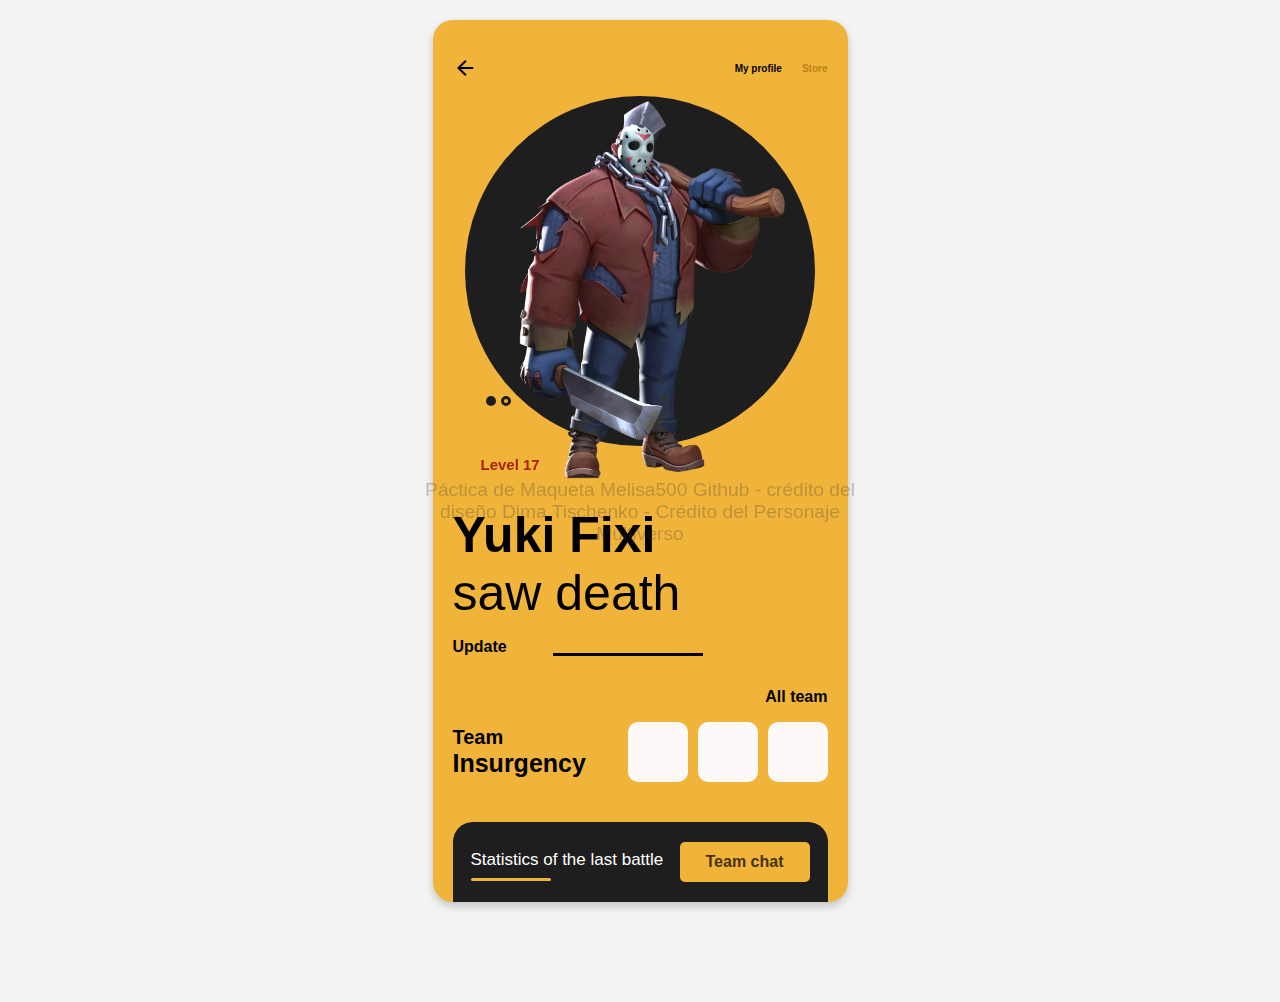
<file: index.html>
<!DOCTYPE html>
<html lang="en">
<head>
    <meta charset="UTF-8">
    <meta name="viewport" content="width=device-width, initial-scale=1.0">
    <title>Character Card</title>
    <link rel="stylesheet" href="styles.css">
    <link rel="stylesheet" href="https://fonts.googleapis.com/css2?family=Material+Symbols+Outlined:opsz,wght,FILL,GRAD@24,400,0,0">
</head>
<body>
    <div class="card">
        <p class="credits">Páctica de Maqueta Melisa500 Github - crédito del diseño Dima Tischenko - Crédito del Personaje Multiverso</p>
        <menu class="card__menu">
            <span class="card__menu-icon material-symbols-outlined">arrow_back</span>
            <nav class="card__nav">
                <ul class="card__list">
                    <li class="card__item card__item--active">My profile</li>
                    <li class="card__item">Store</li>
                </ul>
            </nav>
        </menu>
        <section class="card__profile">
            <div class="card__view">
                <div class="card__view-item card__view-item--active"></div>
                <div class="card__view-item"></div>
            </div>
            <div class="card__image">
                <img src="./assests/jason-lg.jpg" alt="perfil">
            </div>
            <div class="card__details">
                <div class="card__level">Level 17</div>
            </div>
        </section>
        <section class="card__character">
            <div class="card__character-data">
                <p class="card__character-name">Yuki Fixi</p>
                <p class="card__character-status">saw death</p>
            </div>
            <div class="card__update">
                <p class="card__update-text">Update</p>
                <p class="card__update-line"></p>
            </div>
        </section>
        <section class="card__team">
            <p class="card__team-title">All team</p>
            <div class="card__team-container">
                <div class="card__team-info">
                    <p class="card__team-info-title">Team</p>
                    <p class="card__team-info-name">Insurgency</p>
                </div>
                <div class="card__team-images">
                    <!-- img *3 -->
                    <div class="card__team-characters"></div>
                    <div class="card__team-characters"></div>
                    <div class="card__team-characters"></div>
                </div>
            </div>
        </section>
        <footer class="card__footer">
            <div class="card__stats">
                <p class="card__stats-title">Statistics of the last battle</p>
                <div class="card__stats-graph"></div>
            </div>
            <button class="card__button">Team chat</button>
        </footer>
    </div>
</body>
</html>
</file>
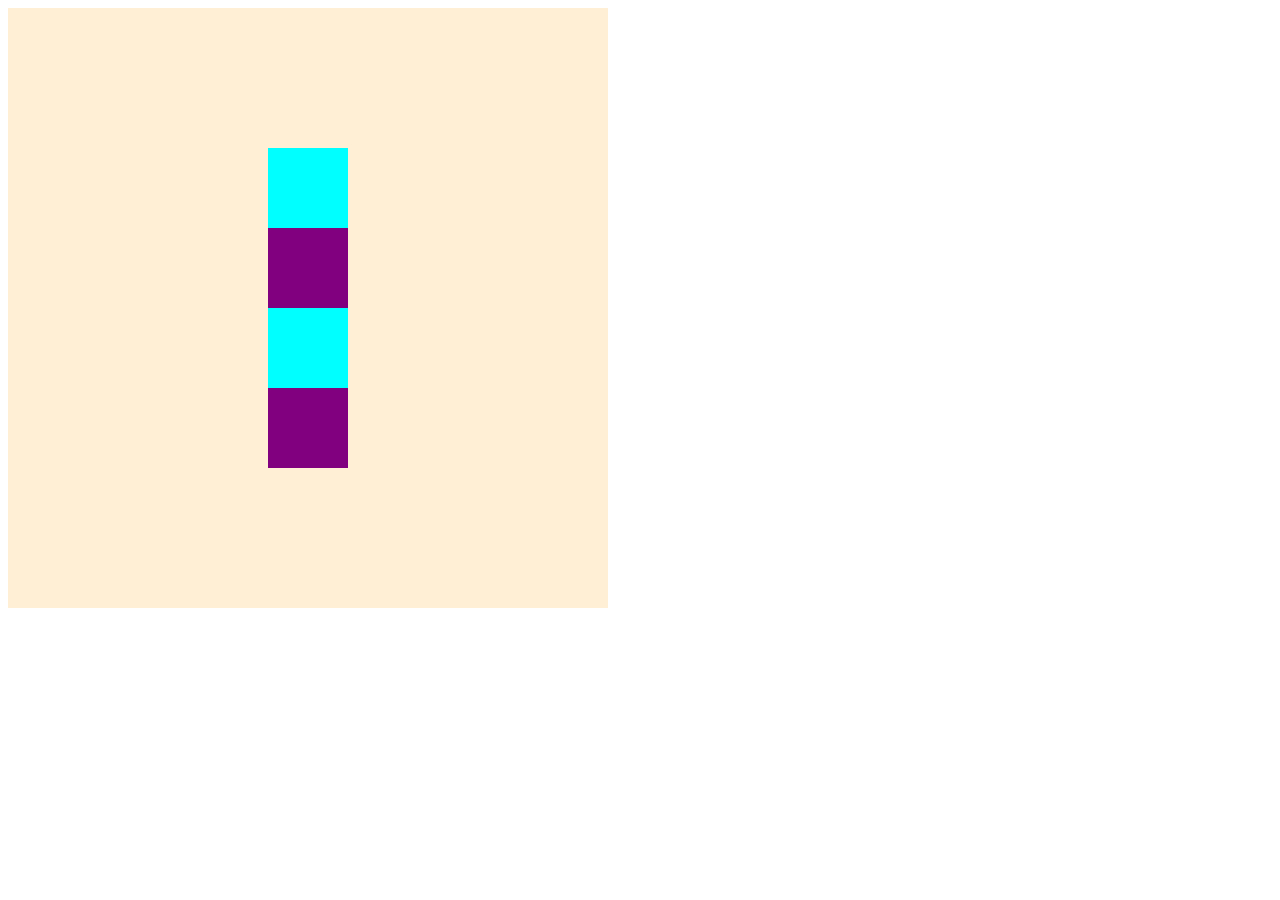
<file: displayFlex.html>
<!DOCTYPE html>
<html lang="en">
<head>
    <meta charset="UTF-8">
    <meta name="viewport" content="width=device-width, initial-scale=1.0">
    <title>Document</title>
    <style>
        .container {
            display: flex;
            background: papayawhip;
            justify-content: center;
            align-items: center;
            height: 600px;
            width: 600px;
            flex-direction: column;
        }
        .item {
            width: 80px;
            height: 80px;
            background: purple;
        }
        /* esto sirve para poner un item de intermedio con otras propiedaddes */
        .container .item:nth-child(2n + 1) {
            background: cyan;
        }
    </style>
</head>
<body>
    <div class="container">
        <div class="item"></div>
        <div class="item"></div>
        <div class="item"></div>
        <div class="item"></div>
    </div>
</body>
</html>
</file>
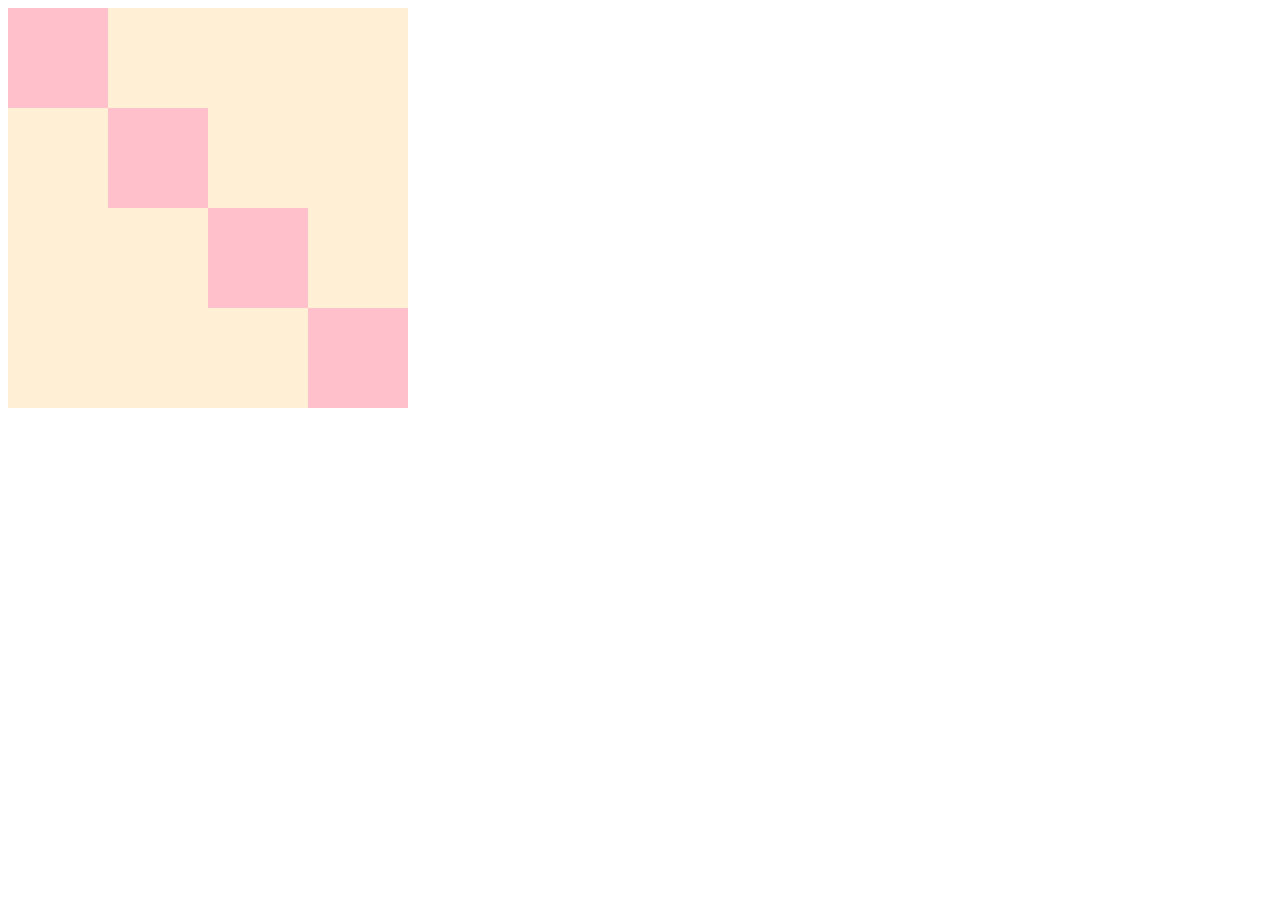
<file: displayGrid.html>
<!DOCTYPE html>
<html lang="en">
<head>
    <meta charset="UTF-8">
    <meta name="viewport" content="width=device-width, initial-scale=1.0">
    <title>Document</title>
    <style>
        .container {
            display: grid;
            width: 400px;
            height: 400px;
            background: papayawhip;
            grid-template-columns: 1fr 1fr 1fr 1fr;
            grid-template-rows: 1fr 1fr 1fr 1fr;
        }
        .item {
            background: pink;
        }
        .container .item:nth-child(1) {
            grid-column: 1 / 2;
        }
        .container .item:nth-child(2) {
            grid-column: 2 / 3;
            grid-row: 2 / 3;
        }
        .container .item:nth-child(3) {
            grid-column: 3 / 4;
            grid-row: 3 / 4;
        }
        .container .item:nth-child(4) {
            grid-column: 4 / 5;
            grid-row: 4 / 5;
        }
    </style>
</head>
<body>
    <div class="container">
        <div class="item"></div>
        <div class="item"></div>
        <div class="item"></div>
        <div class="item"></div>
    </div>
</body>
</html>
</file>
<file: styles.css>
body {
    font-family: Arial, sans-serif;
    margin: 0;
    padding: 0;
    background-color: #f3f3f3;
    display: flex;
    justify-content: center;
    align-items: center;
    height: auto;
    position: relative;
}

.credits {
    position: fixed;
    top: 50%;
    left: 30%;
    right: 30%;
    padding: 10px 20px;
    text-align: center;
    font-size: 1.2em;
    color: #33333343;
}

.card {
    background-color: #F1B43B;
    border-radius: 20px;
    margin-top: 20px;
    margin-bottom: 100px;
    width: 375px;
    padding: 20px 20px 0px 20px;
    box-shadow: 0 4px 8px rgba(0, 0, 0, 0.2);
    display: flex;
    flex-direction: column;
}

.card__menu {
    display: flex;
    align-items: center;
    justify-content: space-between;
    padding-left: 0;
}

.card__menu-icon {
    cursor: pointer;
}

.card__nav {
    display: flex;
}

.card__list {
    list-style: none;
    display: flex;
    margin: 0;
    padding: 0;
    color: #BD8214;
}

.card__item {
    margin-left: 20px;
    cursor: pointer;
    font-weight: 800;
    font-size: 10px;
}

.card__item--active {
    color: black;
}

.card__profile {
    text-align: center;
    position: relative;
}

.card__image {
    width: 350px;
    height: 350px;
    background-color: #1E1E1E;
    border-radius: 50%;
    margin: 0 auto;
}

.card__image img {
    width: 350px;
}

.card__view {
    display: flex;
    position: absolute;
    bottom: 50px;
    left: 28px;
}

.card__view-item {
    width: 4px;
    height: 4px;
    border-radius: 100%;
    border: solid 3px #1E1E1E;
    margin-left: 5px;
}

.card__view-item--active {
    background-color: #1E1E1E;
}

.card__details {
    margin-top: 10px;
}

.card__level {
    font-size: 15px;
    font-weight: 900;
    color: #aa2109;
    position: absolute;
    left: 28px;
}

.card__character {
    text-align: center;
    margin-top: 20px;
}

.card__character-data {
    display: flex;
    flex-direction: column;
    text-align: left;
}

.card__character-name {
    font-size: 50px;
    font-weight: bold;
    margin: 30px 0 0 0;
}

.card__character-status {
    font-size: 50px;
    font-weight: 50px;
    margin: 0;
}

.card__update {
    display: flex;
    text-align: left;
    margin: 0;
    width: 250px;
    justify-content: space-between;
}

.card__update-text {
    font-weight: bold;
}

.card__update-line {
    border-bottom-style: solid;
    border-width: medium;
    width: 150px;
}

.card__team-title {
    font-size: 16px;
    font-weight: bold;
    text-align: right;
}

.card__team-container {
    display: flex;
    justify-content: space-between;
    align-items: center;
    margin-top: 10px;
    margin-bottom: 20px;
}

.card__team-info {
    text-align: left;
}

.card__team-info-title {
    font-size: 20px;
    font-weight: bold;
    margin: 0;
}

.card__team-info-name {
    font-size: 25px;
    font-weight: 900;
    margin: 0;
}

.card__team-images {
    display: flex;
    gap: 10px;
}

.card__team-characters {
    width: 60px;
    height: 60px;
    background-color: rgb(254, 249, 249);
    border-radius: 10px;
}

.card__footer {
    margin-top: 20px;
    text-align: center;
    background-color: #1E1E1E;
    border-radius: 20px 20px 0px 0px;
    margin-bottom: 0;
    display: flex;
    height: 80px;
    justify-content: space-between;
    padding: 0px 18px;
    align-items: center;
}

.card__stats {
    margin-bottom: 10px;

}

.card__stats-title {
    font-size: 17px;
    color: white;
    margin-bottom: 8px;
}

.card__stats-graph {
    width: 80px;
    height: 3px;
    background-color: #F1B43B;
    border-radius: 5px;
}

.card__button {
    background-color: #F1B43B;
    height: 40px;
    width: 130px;
    color: white;
    border: none;
    padding: 10px 20px;
    border-radius: 5px;
    cursor: pointer;
    font-size: 16px;
    color: #463310;
    font-weight: 700;
}
</file>
